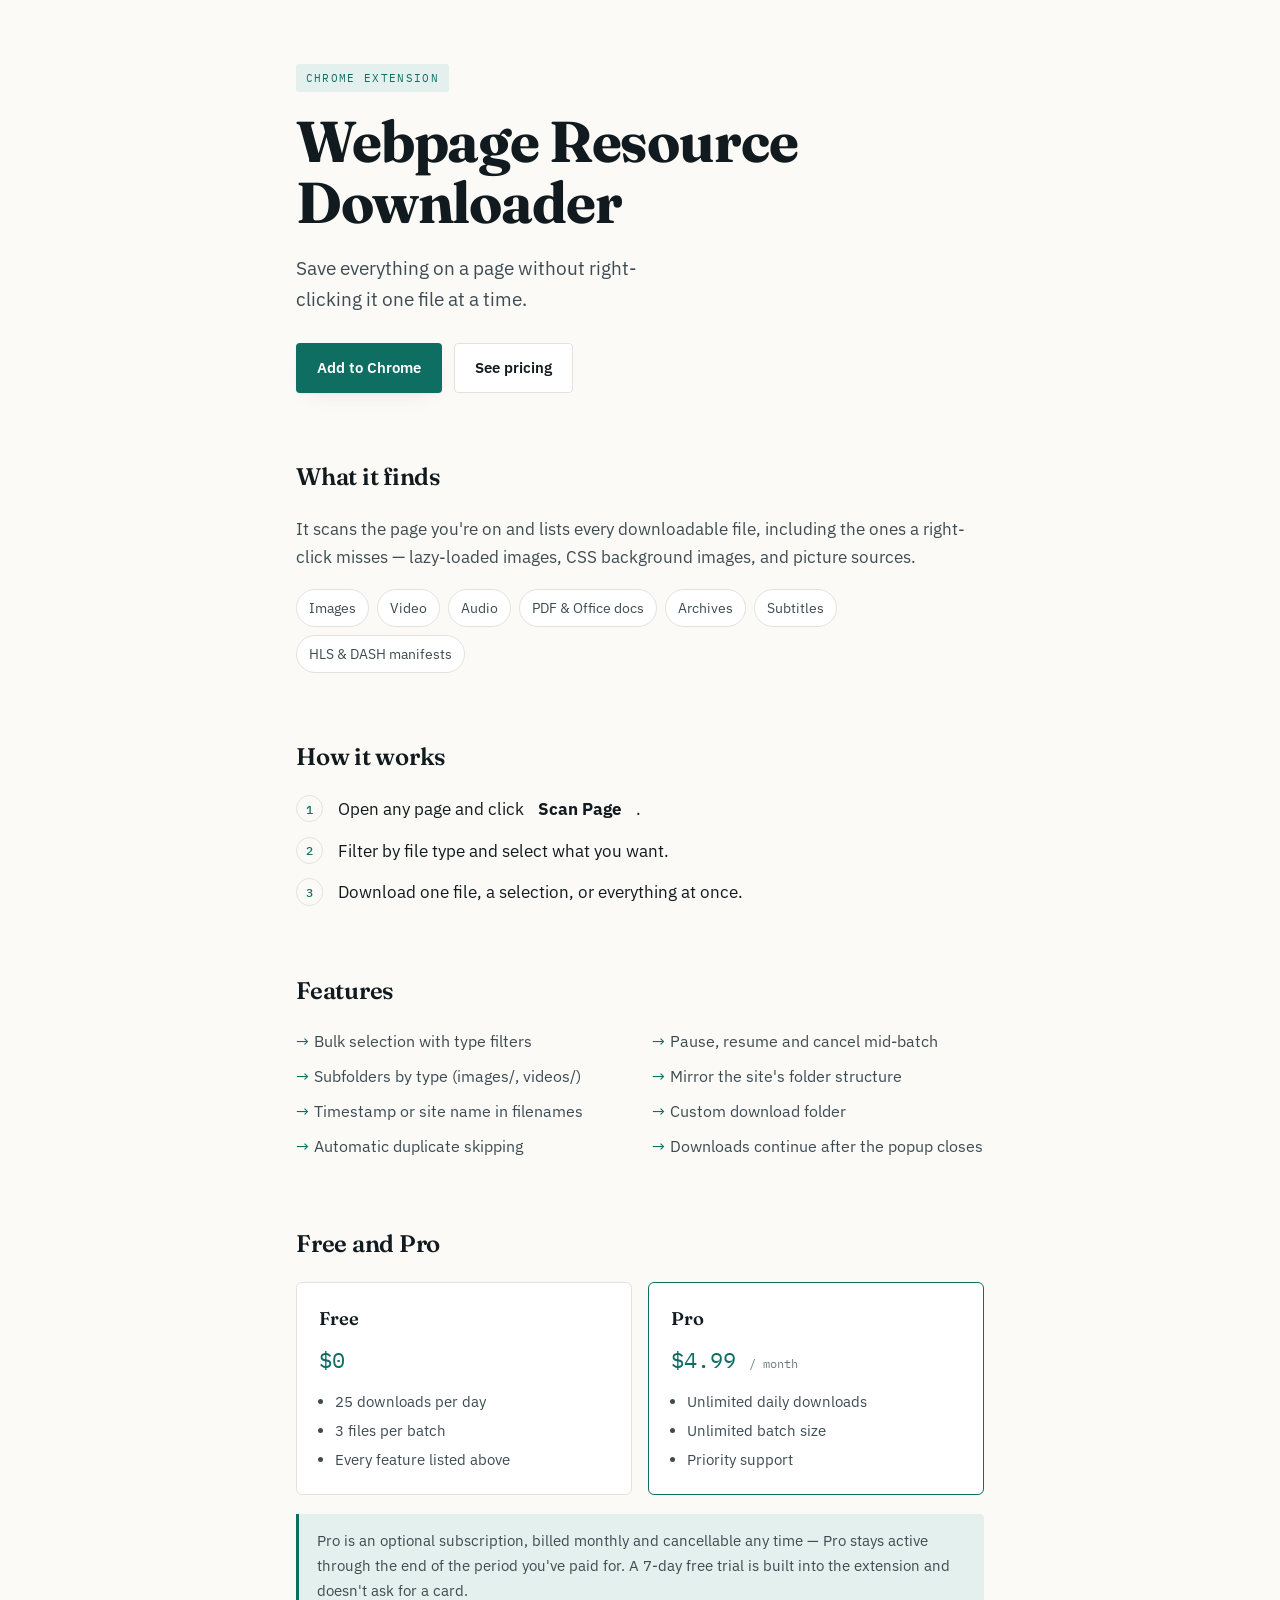
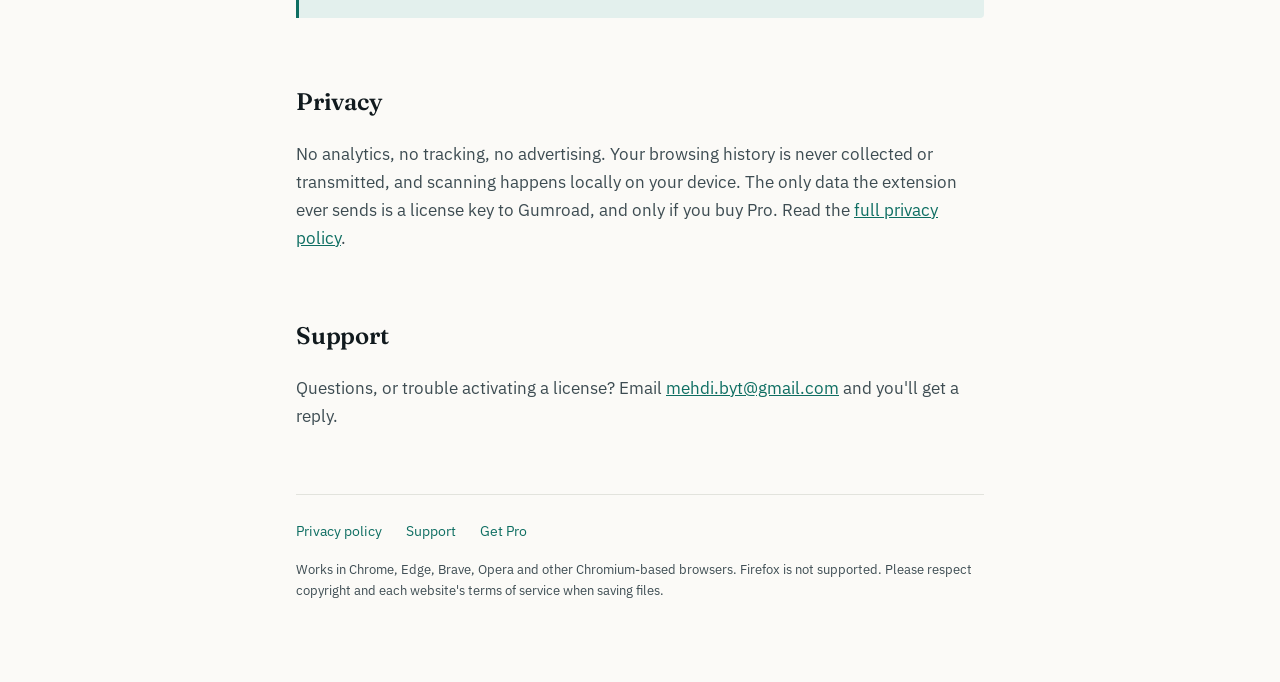
<file: docs/index.html>
<!doctype html>
<html lang="en">
<head>
<meta charset="utf-8">
<meta name="viewport" content="width=device-width, initial-scale=1">
<title>Webpage Resource Downloader</title>
<meta name="description" content="Scan any webpage and bulk-download its images, video, audio, documents and subtitles. A Chrome extension.">
<link rel="preconnect" href="https://fonts.googleapis.com">
<link rel="preconnect" href="https://fonts.gstatic.com" crossorigin>
<link rel="stylesheet" href="https://fonts.googleapis.com/css2?family=Fraunces:opsz,wght@9..144,400;9..144,600;9..144,700&family=IBM+Plex+Sans:wght@400;500;600&family=IBM+Plex+Mono:wght@400;500&display=swap">
<style>
  *, *::before, *::after { box-sizing: border-box; }
  html { -webkit-text-size-adjust: 100%; }

  :root {
    --ink:      #111A1E;
    --ink-soft: #3D4C52;
    --muted:    #6B7C83;
    --paper:    #FBFAF7;
    --card:     #FFFFFF;
    --rule:     #E2E3DD;
    --accent:   #0E6E62;
    --accent-soft: #E3F0ED;
    --shadow:   0 1px 2px rgba(17,26,30,.05), 0 8px 24px -12px rgba(17,26,30,.12);

    --display: 'Fraunces', Georgia, 'Times New Roman', serif;
    --body: 'IBM Plex Sans', system-ui, -apple-system, 'Segoe UI', sans-serif;
    --mono: 'IBM Plex Mono', ui-monospace, Menlo, monospace;
  }

  @media (prefers-color-scheme: dark) {
    :root {
      --ink:      #ECEFEC;
      --ink-soft: #BFC8C6;
      --muted:    #8A9A9B;
      --paper:    #0E1416;
      --card:     #161E21;
      --rule:     #263134;
      --accent:   #57BFAC;
      --accent-soft: #122C29;
      --shadow:   0 1px 2px rgba(0,0,0,.4), 0 8px 24px -12px rgba(0,0,0,.6);
    }
  }

  body {
    margin: 0;
    background: var(--paper);
    color: var(--ink);
    font-family: var(--body);
    font-size: 17px;
    line-height: 1.65;
    -webkit-font-smoothing: antialiased;
  }

  .wrap {
    max-width: 46rem;
    margin: 0 auto;
    padding: 4rem 1.5rem 5rem;
    display: flex;
    flex-direction: column;
    gap: 4rem;
  }

  /* hero */
  .hero { display: flex; flex-direction: column; gap: 1.25rem; }
  .badge {
    align-self: flex-start;
    font-family: var(--mono);
    font-size: .7rem;
    letter-spacing: .12em;
    text-transform: uppercase;
    color: var(--accent);
    background: var(--accent-soft);
    padding: .3rem .6rem;
    border-radius: 3px;
  }
  h1 {
    font-family: var(--display);
    font-weight: 700;
    font-size: clamp(2.3rem, 7vw, 3.6rem);
    line-height: 1.05;
    letter-spacing: -.02em;
    margin: 0;
    text-wrap: balance;
  }
  .pitch {
    font-size: 1.18rem;
    color: var(--ink-soft);
    margin: 0;
    max-width: 34ch;
  }

  .cta-row { display: flex; flex-wrap: wrap; gap: .75rem; margin-top: .5rem; }
  .btn {
    display: inline-block;
    font-weight: 600;
    font-size: .95rem;
    text-decoration: none;
    padding: .7rem 1.25rem;
    border-radius: 4px;
    border: 1px solid transparent;
    transition: transform .12s ease, box-shadow .12s ease;
  }
  .btn-primary { background: var(--accent); color: #fff; box-shadow: var(--shadow); }
  .btn-secondary { border-color: var(--rule); color: var(--ink); background: var(--card); }
  .btn:hover { transform: translateY(-1px); }
  .btn:focus-visible { outline: 2px solid var(--accent); outline-offset: 3px; }
  @media (prefers-reduced-motion: reduce) { .btn { transition: none; } .btn:hover { transform: none; } }

  /* sections */
  section { display: flex; flex-direction: column; gap: 1.15rem; }
  h2 {
    font-family: var(--display);
    font-weight: 600;
    font-size: 1.5rem;
    letter-spacing: -.01em;
    margin: 0;
  }
  p { margin: 0; color: var(--ink-soft); }

  /* chips */
  .chips { display: flex; flex-wrap: wrap; gap: .5rem; }
  .chip {
    font-size: .88rem;
    background: var(--card);
    border: 1px solid var(--rule);
    padding: .4rem .75rem;
    border-radius: 100px;
    color: var(--ink-soft);
  }

  /* steps */
  ol.steps { margin: 0; padding: 0; list-style: none; display: flex; flex-direction: column; gap: .85rem; counter-reset: s; }
  ol.steps li {
    counter-increment: s;
    display: flex;
    gap: .9rem;
    align-items: baseline;
  }
  ol.steps li::before {
    content: counter(s);
    font-family: var(--mono);
    font-size: .78rem;
    font-weight: 500;
    color: var(--accent);
    border: 1px solid var(--rule);
    border-radius: 100px;
    min-width: 1.7rem;
    height: 1.7rem;
    display: inline-flex;
    align-items: center;
    justify-content: center;
    flex: none;
    align-self: flex-start;
  }

  /* feature list */
  ul.feats { margin: 0; padding: 0; list-style: none; display: grid; grid-template-columns: repeat(auto-fit, minmax(15rem,1fr)); gap: .6rem 1.5rem; }
  ul.feats li { color: var(--ink-soft); padding-left: 1.1rem; position: relative; font-size: .97rem; }
  ul.feats li::before { content: "→"; position: absolute; left: 0; color: var(--accent); }

  /* pricing */
  .tiers { display: grid; grid-template-columns: repeat(auto-fit, minmax(14rem,1fr)); gap: 1rem; }
  .tier {
    background: var(--card);
    border: 1px solid var(--rule);
    border-radius: 6px;
    padding: 1.35rem;
    display: flex;
    flex-direction: column;
    gap: .5rem;
  }
  .tier.pro { border-color: var(--accent); }
  .tier h3 { font-family: var(--display); font-weight: 600; font-size: 1.15rem; margin: 0; }
  .tier .price { font-family: var(--mono); font-size: 1.35rem; color: var(--accent); }
  .tier .price small { font-size: .75rem; color: var(--muted); }
  .tier ul { margin: .25rem 0 0; padding-left: 1.05rem; display: flex; flex-direction: column; gap: .3rem; }
  .tier li { font-size: .92rem; color: var(--ink-soft); }

  .note {
    background: var(--accent-soft);
    border-left: 3px solid var(--accent);
    padding: .9rem 1.1rem;
    font-size: .95rem;
    color: var(--ink-soft);
    border-radius: 0 4px 4px 0;
  }

  a { color: var(--accent); }
  a:focus-visible { outline: 2px solid var(--accent); outline-offset: 2px; }

  footer {
    border-top: 1px solid var(--rule);
    padding-top: 1.5rem;
    display: flex;
    flex-wrap: wrap;
    gap: .5rem 1.5rem;
    font-size: .9rem;
    color: var(--muted);
  }
  footer a { text-decoration: none; }
  footer a:hover { text-decoration: underline; }
  .footer-legal { flex-basis: 100%; font-size: .82rem; margin-top: .5rem; }
</style>
</head>
<body>
<div class="wrap">

  <header class="hero">
    <span class="badge">Chrome Extension</span>
    <h1>Webpage Resource Downloader</h1>
    <p class="pitch">Save everything on a page without right-clicking it one file at a time.</p>
    <div class="cta-row">
      <!-- TODO: replace with your Chrome Web Store listing URL once it is live -->
      <a class="btn btn-primary" href="#">Add to Chrome</a>
      <a class="btn btn-secondary" href="#pricing">See pricing</a>
    </div>
  </header>

  <section>
    <h2>What it finds</h2>
    <p>It scans the page you're on and lists every downloadable file, including the ones a right-click misses — lazy-loaded images, CSS background images, and picture sources.</p>
    <div class="chips">
      <span class="chip">Images</span>
      <span class="chip">Video</span>
      <span class="chip">Audio</span>
      <span class="chip">PDF &amp; Office docs</span>
      <span class="chip">Archives</span>
      <span class="chip">Subtitles</span>
      <span class="chip">HLS &amp; DASH manifests</span>
    </div>
  </section>

  <section>
    <h2>How it works</h2>
    <ol class="steps">
      <li>Open any page and click <strong>Scan Page</strong>.</li>
      <li>Filter by file type and select what you want.</li>
      <li>Download one file, a selection, or everything at once.</li>
    </ol>
  </section>

  <section>
    <h2>Features</h2>
    <ul class="feats">
      <li>Bulk selection with type filters</li>
      <li>Pause, resume and cancel mid-batch</li>
      <li>Subfolders by type (images/, videos/)</li>
      <li>Mirror the site's folder structure</li>
      <li>Timestamp or site name in filenames</li>
      <li>Custom download folder</li>
      <li>Automatic duplicate skipping</li>
      <li>Downloads continue after the popup closes</li>
    </ul>
  </section>

  <section id="pricing">
    <h2>Free and Pro</h2>
    <div class="tiers">
      <div class="tier">
        <h3>Free</h3>
        <span class="price">$0</span>
        <ul>
          <li>25 downloads per day</li>
          <li>3 files per batch</li>
          <li>Every feature listed above</li>
        </ul>
      </div>
      <div class="tier pro">
        <h3>Pro</h3>
        <span class="price">$4.99 <small>/ month</small></span>
        <ul>
          <li>Unlimited daily downloads</li>
          <li>Unlimited batch size</li>
          <li>Priority support</li>
        </ul>
      </div>
    </div>
    <p class="note">Pro is an optional subscription, billed monthly and cancellable any time — Pro stays active through the end of the period you've paid for. A 7-day free trial is built into the extension and doesn't ask for a card.</p>
  </section>

  <section>
    <h2>Privacy</h2>
    <p>No analytics, no tracking, no advertising. Your browsing history is never collected or transmitted, and scanning happens locally on your device. The only data the extension ever sends is a license key to Gumroad, and only if you buy Pro. Read the <a href="privacy.html">full privacy policy</a>.</p>
  </section>

  <section>
    <h2>Support</h2>
    <p>Questions, or trouble activating a license? Email <a href="mailto:mehdi.byt@gmail.com">mehdi.byt@gmail.com</a> and you'll get a reply.</p>
  </section>

  <footer>
    <a href="privacy.html">Privacy policy</a>
    <a href="mailto:mehdi.byt@gmail.com">Support</a>
    <a href="https://bytewave64.gumroad.com/l/zlqqt">Get Pro</a>
    <p class="footer-legal">Works in Chrome, Edge, Brave, Opera and other Chromium-based browsers. Firefox is not supported. Please respect copyright and each website's terms of service when saving files.</p>
  </footer>

</div>
</body>
</html>
</file>
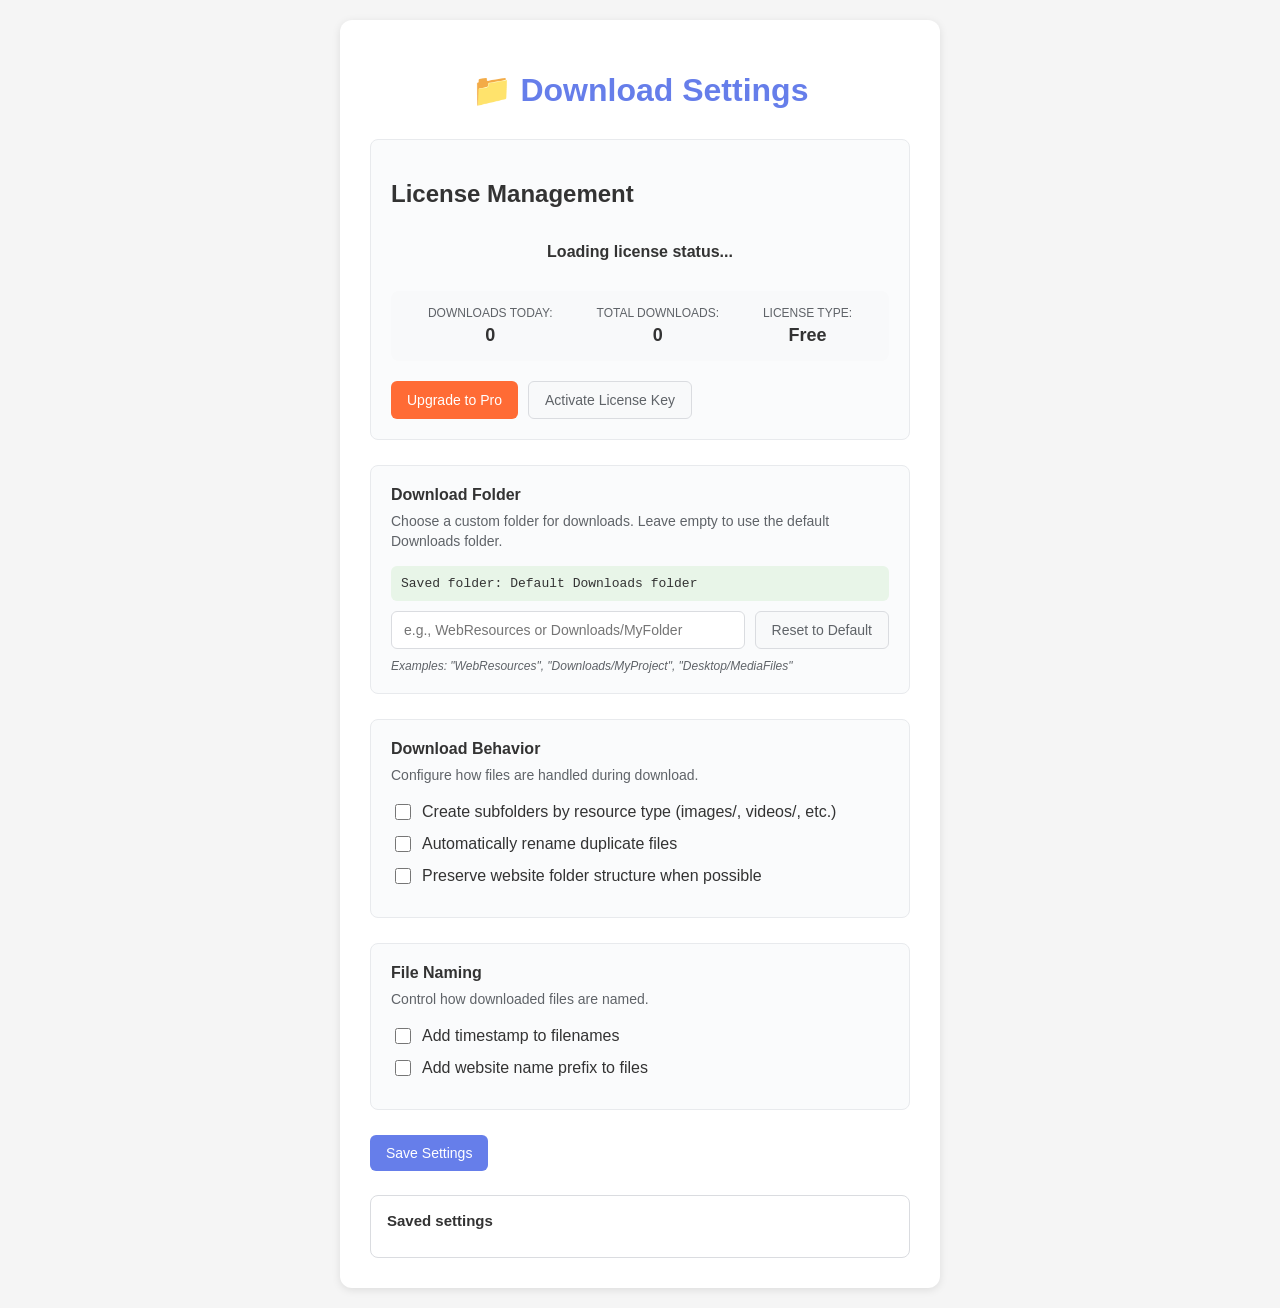
<file: options.html>
<!DOCTYPE html>
<html lang="en">

<head>
    <meta charset="UTF-8">
    <meta name="viewport" content="width=device-width, initial-scale=1.0">
    <title>Webpage Resource Downloader - Settings</title>
    <style>
        body {
            font-family: -apple-system, BlinkMacSystemFont, 'Segoe UI', Roboto, Arial, sans-serif;
            max-width: 600px;
            margin: 0 auto;
            padding: 20px;
            background-color: #f5f5f5;
            color: #333;
        }

        .container {
            background: white;
            padding: 30px;
            border-radius: 12px;
            box-shadow: 0 2px 8px rgba(0, 0, 0, 0.1);
        }

        h1 {
            color: #667eea;
            margin-bottom: 30px;
            text-align: center;
        }

        .setting-group {
            margin-bottom: 25px;
            padding: 20px;
            border: 1px solid #e8eaed;
            border-radius: 8px;
            background-color: #fafbfc;
        }

        .setting-label {
            display: block;
            font-weight: 600;
            margin-bottom: 8px;
            color: #333;
        }

        .setting-description {
            font-size: 14px;
            color: #5f6368;
            margin-bottom: 15px;
            line-height: 1.4;
        }

        .folder-input-container {
            display: flex;
            gap: 10px;
            align-items: center;
            margin-bottom: 10px;
        }

        input[type="text"] {
            flex: 1;
            padding: 10px 12px;
            border: 1px solid #dadce0;
            border-radius: 6px;
            font-size: 14px;
            background-color: white;
        }

        input[type="text"]:focus {
            outline: none;
            border-color: #667eea;
            box-shadow: 0 0 0 2px rgba(102, 126, 234, 0.2);
        }

        .btn {
            padding: 10px 16px;
            border: none;
            border-radius: 6px;
            font-size: 14px;
            font-weight: 500;
            cursor: pointer;
            transition: all 0.2s ease;
        }

        .btn-primary {
            background-color: #667eea;
            color: white;
        }

        .btn-primary:hover {
            background-color: #5a6fd8;
        }

        .btn-secondary {
            background-color: #f8f9fa;
            color: #5f6368;
            border: 1px solid #dadce0;
        }

        .btn-secondary:hover {
            background-color: #e8eaed;
        }

        .checkbox-group {
            display: flex;
            align-items: center;
            gap: 8px;
            margin-bottom: 10px;
        }

        input[type="checkbox"] {
            width: 16px;
            height: 16px;
            accent-color: #667eea;
        }

        .current-folder {
            background-color: #e8f5e8;
            padding: 10px;
            border-radius: 6px;
            font-family: monospace;
            font-size: 13px;
            margin-bottom: 10px;
            word-break: break-all;
        }

        .save-status {
            text-align: center;
            padding: 10px 14px;
            border-radius: 6px;
            margin-top: 20px;
            font-size: 14px;
            font-weight: 500;
            display: none;
        }

        .save-status.visible {
            display: block;
        }

        .save-status.success {
            background-color: #e8f5e8;
            color: #2d7d2d;
            border: 1px solid #a5d6a7;
        }

        .save-status.error {
            background-color: #ffebee;
            color: #c62828;
            border: 1px solid #ef9a9a;
        }

        .settings-summary {
            margin-top: 24px;
            padding: 16px;
            border: 1px solid #dadce0;
            border-radius: 8px;
            background: #fff;
        }

        .settings-summary h3 {
            margin: 0 0 12px;
            font-size: 15px;
            color: #333;
        }

        .settings-summary-list {
            margin: 0;
            padding: 0;
            list-style: none;
        }

        .settings-summary-list li {
            display: flex;
            justify-content: space-between;
            gap: 12px;
            padding: 8px 0;
            border-bottom: 1px solid #eee;
            font-size: 13px;
        }

        .settings-summary-list li:last-child {
            border-bottom: none;
        }

        .settings-summary-list .label {
            color: #5f6368;
        }

        .settings-summary-list .value {
            color: #202124;
            font-weight: 500;
            text-align: right;
            word-break: break-word;
        }

        .settings-summary-list .value.on {
            color: #2e7d32;
        }

        .settings-summary-list .value.off {
            color: #9aa0a6;
        }

        .settings-summary-updated {
            margin-top: 10px;
            font-size: 12px;
            color: #5f6368;
            text-align: right;
        }

        .btn-primary.saved {
            background-color: #2e7d32;
        }

        .example-folder {
            font-size: 12px;
            color: #5f6368;
            font-style: italic;
            margin-top: 5px;
        }

        .reset-btn {
            background-color: #ea6667;
            color: white;
            margin-left: 10px;
        }

        .reset-btn:hover {
            background-color: #d85a5b;
        }

        /* License Management Styles */
        .license-info {
            margin-bottom: 20px;
        }

        .license-status {
            font-size: 16px;
            font-weight: 600;
            padding: 15px;
            border-radius: 8px;
            text-align: center;
            margin-bottom: 15px;
        }

        .license-status.free {
            background-color: #FFF3E0;
            color: #E65100;
            border: 2px solid #FFB74D;
        }

        .license-status.pro {
            background-color: #E8F5E8;
            color: #2E7D32;
            border: 2px solid #4CAF50;
        }

        .license-status.trial {
            background-color: #E3F2FD;
            color: #1565C0;
            border: 2px solid #42A5F5;
        }

        .usage-stats {
            display: flex;
            justify-content: space-around;
            background: #f8f9fa;
            padding: 15px;
            border-radius: 8px;
            margin-bottom: 20px;
        }

        .stat-item {
            text-align: center;
        }

        .stat-label {
            display: block;
            font-size: 12px;
            color: #5f6368;
            margin-bottom: 5px;
            text-transform: uppercase;
            font-weight: 500;
        }

        .stat-item span:last-child {
            font-size: 18px;
            font-weight: 600;
            color: #333;
        }

        .license-actions {
            display: flex;
            gap: 10px;
            flex-wrap: wrap;
        }

        .trial-btn {
            background-color: #4CAF50;
            color: white;
        }

        .trial-btn:hover {
            background-color: #45A049;
        }

        .upgrade-btn {
            background-color: #FF6B35;
            color: white;
        }

        .upgrade-btn:hover {
            background-color: #E55A2B;
        }

        .secondary-btn {
            background-color: #f8f9fa;
            color: #5f6368;
            border: 1px solid #dadce0;
        }

        .secondary-btn:hover {
            background-color: #e8eaed;
        }

        /* Modal Styles */
        .upgrade-modal-overlay {
            position: fixed;
            top: 0;
            left: 0;
            width: 100%;
            height: 100%;
            background: rgba(0, 0, 0, 0.5);
            display: flex;
            justify-content: center;
            align-items: center;
            z-index: 10000;
        }

        .upgrade-modal {
            background: white;
            border-radius: 12px;
            width: 500px;
            max-width: 90vw;
            max-height: 90vh;
            overflow-y: auto;
            box-shadow: 0 4px 20px rgba(0, 0, 0, 0.3);
        }

        .modal-header {
            display: flex;
            justify-content: space-between;
            align-items: center;
            padding: 20px;
            border-bottom: 1px solid #eee;
        }

        .modal-header h3 {
            margin: 0;
            color: #333;
        }

        .modal-close {
            background: none;
            border: none;
            font-size: 24px;
            cursor: pointer;
            color: #999;
            padding: 0;
            width: 30px;
            height: 30px;
            display: flex;
            align-items: center;
            justify-content: center;
        }

        .modal-close:hover {
            color: #333;
        }

        .modal-content {
            padding: 20px;
        }

        .license-comparison {
            display: flex;
            gap: 20px;
            margin-bottom: 20px;
        }

        .license-tier {
            flex: 1;
            padding: 20px;
            border: 2px solid #e0e0e0;
            border-radius: 8px;
            text-align: center;
        }

        .license-tier.pro {
            border-color: #FF6B35;
            position: relative;
        }

        .license-tier h4 {
            margin: 0 0 15px 0;
            font-size: 18px;
            color: #333;
        }

        .license-tier ul {
            list-style: none;
            padding: 0;
            margin: 0 0 15px 0;
        }

        .license-tier li {
            padding: 5px 0;
            font-size: 14px;
            color: #666;
        }

        .license-tier li:before {
            content: "✓ ";
            color: #4CAF50;
            font-weight: bold;
        }

        .price {
            font-size: 20px;
            font-weight: bold;
            color: #FF6B35;
            margin-top: 15px;
        }

        .modal-actions {
            display: flex;
            gap: 10px;
            justify-content: center;
        }

        /* Responsive design for modal */
        @media (max-width: 600px) {
            .license-comparison {
                flex-direction: column;
            }
            
            .upgrade-modal {
                width: 95vw;
                margin: 20px;
            }
            
            .modal-actions {
                flex-direction: column;
            }
        }
    </style>
</head>

<body>
    <div class="container">
        <h1>📁 Download Settings</h1>

        <div class="setting-group">
            <h2>License Management</h2>
            <div class="license-info">
                <div id="license-status" class="license-status">
                    Loading license status...
                </div>
                <div class="usage-stats">
                    <div class="stat-item">
                        <span class="stat-label">Downloads Today:</span>
                        <span id="daily-downloads">0</span>
                    </div>
                    <div class="stat-item">
                        <span class="stat-label">Total Downloads:</span>
                        <span id="total-downloads">0</span>
                    </div>
                    <div class="stat-item">
                        <span class="stat-label">License Type:</span>
                        <span id="license-type">Free</span>
                    </div>
                </div>
            </div>
            
            <div class="license-actions">
                <button id="start-trial-btn" class="btn trial-btn" style="display: none;">
                    Start 7-Day Free Trial
                </button>
                <button id="upgrade-btn" class="btn upgrade-btn">
                    Upgrade to Pro
                </button>
                <button id="activate-license-btn" class="btn secondary-btn">
                    Activate License Key
                </button>
            </div>
        </div>

        <div class="setting-group">
            <label class="setting-label">Download Folder</label>
            <div class="setting-description">
                Choose a custom folder for downloads. Leave empty to use the default Downloads folder.
            </div>

            <div id="currentFolderDisplay" class="current-folder">
                Saved folder: <span id="currentFolderPath">Default Downloads folder</span>
            </div>

            <div class="folder-input-container">
                <input type="text" id="downloadFolder" placeholder="e.g., WebResources or Downloads/MyFolder">
                <button type="button" class="btn btn-secondary" id="resetFolderBtn">Reset to Default</button>
            </div>

            <div class="example-folder">
                Examples: "WebResources", "Downloads/MyProject", "Desktop/MediaFiles"
            </div>
        </div>

        <div class="setting-group">
            <label class="setting-label">Download Behavior</label>
            <div class="setting-description">
                Configure how files are handled during download.
            </div>

            <div class="checkbox-group">
                <input type="checkbox" id="createSubfolders">
                <label for="createSubfolders">Create subfolders by resource type (images/, videos/, etc.)</label>
            </div>

            <div class="checkbox-group">
                <input type="checkbox" id="avoidDuplicates">
                <label for="avoidDuplicates">Automatically rename duplicate files</label>
            </div>

            <div class="checkbox-group">
                <input type="checkbox" id="preserveStructure">
                <label for="preserveStructure">Preserve website folder structure when possible</label>
            </div>
        </div>

        <div class="setting-group">
            <label class="setting-label">File Naming</label>
            <div class="setting-description">
                Control how downloaded files are named.
            </div>

            <div class="checkbox-group">
                <input type="checkbox" id="addTimestamp">
                <label for="addTimestamp">Add timestamp to filenames</label>
            </div>

            <div class="checkbox-group">
                <input type="checkbox" id="addWebsiteName">
                <label for="addWebsiteName">Add website name prefix to files</label>
            </div>
        </div>

        <button type="button" class="btn btn-primary" id="saveSettingsBtn">Save Settings</button>

        <div id="saveStatus" class="save-status" role="status" aria-live="polite"></div>

        <div id="settingsSummary" class="settings-summary">
            <h3>Saved settings</h3>
            <ul id="settingsSummaryList" class="settings-summary-list"></ul>
            <div id="settingsSummaryUpdated" class="settings-summary-updated"></div>
        </div>
    </div>

    <script src="browser-compatibility.js"></script>
    <script src="license.js"></script>
    <script src="options.js"></script>
</body>

</html>
</file>
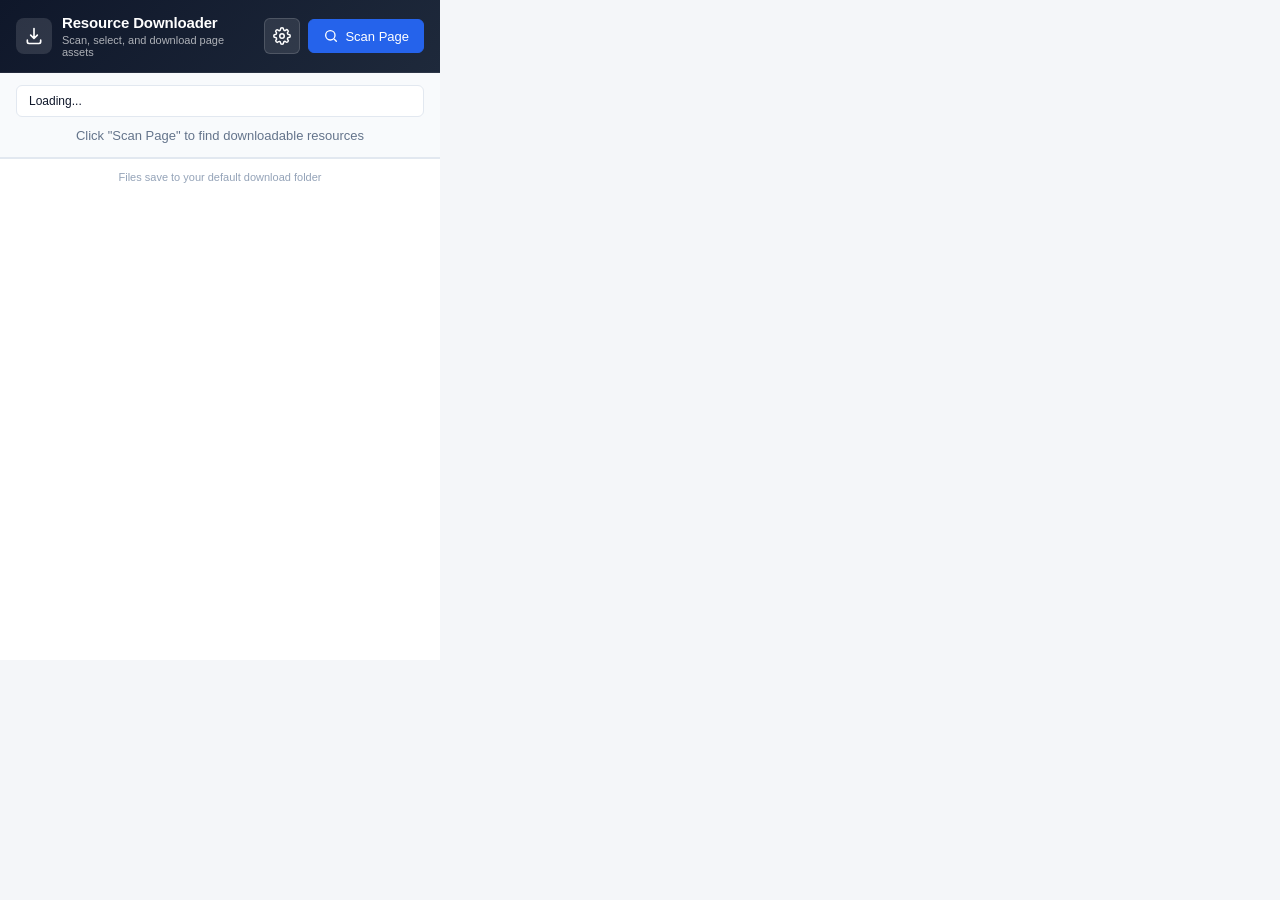
<file: popup.html>
<!DOCTYPE html>
<html lang="en">

<head>
    <meta charset="UTF-8">
    <meta name="viewport" content="width=device-width, initial-scale=1.0">
    <title>Webpage Resource Downloader</title>
    <link rel="stylesheet" href="popup.css">
</head>

<body>
    <div class="container">
        <header class="header">
            <div class="header-brand">
                <div class="header-logo" aria-hidden="true">
                    <svg width="20" height="20" viewBox="0 0 24 24" fill="none">
                        <path d="M12 3v12m0 0l4-4m-4 4l-4-4M4 17v2a2 2 0 002 2h12a2 2 0 002-2v-2" stroke="currentColor" stroke-width="2" stroke-linecap="round" stroke-linejoin="round"/>
                    </svg>
                </div>
                <div>
                    <h1 class="title">Resource Downloader</h1>
                    <p class="subtitle">Scan, select, and download page assets</p>
                </div>
            </div>
            <div class="header-actions">
                <button id="settingsBtn" class="btn btn-icon-only" title="Settings" aria-label="Settings">
                    <svg width="18" height="18" viewBox="0 0 24 24" fill="none">
                        <path d="M12 15a3 3 0 100-6 3 3 0 000 6z" stroke="currentColor" stroke-width="2"/>
                        <path d="M19.4 15a1.65 1.65 0 00.33 1.82l.06.06a2 2 0 01-2.83 2.83l-.06-.06a1.65 1.65 0 00-1.82-.33 1.65 1.65 0 00-1 1.51V21a2 2 0 01-4 0v-.09A1.65 1.65 0 009 19.4a1.65 1.65 0 00-1.82.33l-.06.06a2 2 0 01-2.83-2.83l.06-.06A1.65 1.65 0 004.68 15a1.65 1.65 0 00-1.51-1H3a2 2 0 010-4h.09A1.65 1.65 0 004.6 9a1.65 1.65 0 00-.33-1.82l-.06-.06a2 2 0 012.83-2.83l.06.06A1.65 1.65 0 009 4.68a1.65 1.65 0 001-1.51V3a2 2 0 014 0v.09a1.65 1.65 0 001 1.51 1.65 1.65 0 001.82-.33l.06-.06a2 2 0 012.83 2.83l-.06.06A1.65 1.65 0 0019.4 9a1.65 1.65 0 001.51 1H21a2 2 0 010 4h-.09a1.65 1.65 0 00-1.51 1z" stroke="currentColor" stroke-width="2"/>
                    </svg>
                </button>
                <button id="scanBtn" class="btn btn-primary">
                    <svg width="16" height="16" viewBox="0 0 24 24" fill="none">
                        <circle cx="11" cy="11" r="7" stroke="currentColor" stroke-width="2"/>
                        <path d="M20 20l-3-3" stroke="currentColor" stroke-width="2" stroke-linecap="round"/>
                    </svg>
                    Scan Page
                </button>
            </div>
        </header>

        <div id="statusSection" class="status-section">
            <div id="licenseStatus" class="license-status">
                <span id="licenseStatusText">Loading...</span>
                <button id="upgradeBtn" class="upgrade-btn" style="display: none;">Upgrade to Pro</button>
            </div>
            <div id="statusMessage" class="status-message">
                Click "Scan Page" to find downloadable resources
            </div>
            <div id="progressBar" class="progress-bar" style="display: none;">
                <div class="progress-fill"></div>
            </div>
        </div>

        <div id="controlsSection" class="controls-section" style="display: none;">
            <div class="controls-row">
                <div class="resource-count">
                    <span id="resourceCount" class="count-number">0</span>
                    <span class="count-label">resources found</span>
                </div>
                <div class="selection-controls">
                    <button id="selectAllBtn" class="btn btn-ghost btn-small">Select All</button>
                    <button id="selectNoneBtn" class="btn btn-ghost btn-small">Clear</button>
                </div>
            </div>

            <div id="selectionSection" class="selection-section">
                <div class="selection-header">
                    <span class="selection-title">Categories</span>
                    <span id="selectionHint" class="selection-hint">0 selected</span>
                </div>
                <div id="resourceList" class="resource-list"></div>
            </div>
        </div>

        <div id="downloadSection" class="download-section" style="display: none;">
            <div class="download-controls">
                <button id="downloadSelectedBtn" class="btn btn-success btn-large" disabled>
                    <svg width="18" height="18" viewBox="0 0 24 24" fill="none">
                        <path d="M12 3v12m0 0l4-4m-4 4l-4-4M4 17v2a2 2 0 002 2h12a2 2 0 002-2v-2" stroke="currentColor" stroke-width="2" stroke-linecap="round" stroke-linejoin="round"/>
                    </svg>
                    Download Selected (<span id="selectedCount">0</span>)
                </button>

                <div id="limitWarning" class="limit-warning" style="display: none;">
                    <div class="warning-icon">!</div>
                    <div class="warning-text">
                        <span id="limitMessage"></span>
                        <button id="upgradeLimitBtn" class="btn-link">Upgrade to Pro</button>
                    </div>
                </div>
            </div>

            <div id="downloadProgress" class="download-progress-card" style="display: none;">
                <div class="download-progress-header">
                    <div class="download-progress-heading">
                        <span id="downloadStatusBadge" class="status-badge status-downloading">Downloading</span>
                        <div id="downloadProgressTitle" class="progress-title">Preparing downloads...</div>
                    </div>
                    <div id="downloadPercent" class="download-percent">0%</div>
                </div>

                <div class="download-progress-bar">
                    <div id="downloadProgressFill" class="download-progress-fill"></div>
                </div>

                <div id="downloadCurrentFile" class="download-current-file">—</div>

                <div class="download-stats">
                    <div class="stat-item stat-success">
                        <span class="stat-value" id="statCompleted">0</span>
                        <span class="stat-label">Done</span>
                    </div>
                    <div class="stat-item stat-failed">
                        <span class="stat-value" id="statFailed">0</span>
                        <span class="stat-label">Failed</span>
                    </div>
                    <div class="stat-item stat-remaining">
                        <span class="stat-value" id="statRemaining">0</span>
                        <span class="stat-label">Remaining</span>
                    </div>
                </div>

                <div id="downloadStatus" class="progress-message">Preparing downloads...</div>

                <div class="download-actions">
                    <button id="pauseDownloadBtn" class="btn btn-control" title="Pause download">
                        <svg width="14" height="14" viewBox="0 0 24 24" fill="currentColor">
                            <rect x="6" y="4" width="4" height="16" rx="1"/>
                            <rect x="14" y="4" width="4" height="16" rx="1"/>
                        </svg>
                        Pause
                    </button>
                    <button id="resumeDownloadBtn" class="btn btn-control btn-control-primary" title="Resume download" style="display: none;">
                        <svg width="14" height="14" viewBox="0 0 24 24" fill="currentColor">
                            <path d="M8 5v14l11-7z"/>
                        </svg>
                        Resume
                    </button>
                    <button id="cancelDownloadBtn" class="btn btn-control btn-control-danger" title="Cancel download">
                        <svg width="14" height="14" viewBox="0 0 24 24" fill="none">
                            <path d="M18 6L6 18M6 6l12 12" stroke="currentColor" stroke-width="2" stroke-linecap="round"/>
                        </svg>
                        Cancel
                    </button>
                </div>
            </div>
        </div>

        <footer class="footer">
            <small id="downloadLocationInfo">Files save to your default download folder</small>
        </footer>
    </div>

    <script src="browser-compatibility.js"></script>
    <script src="license.js"></script>
    <script src="popup.js"></script>
</body>

</html>
</file>
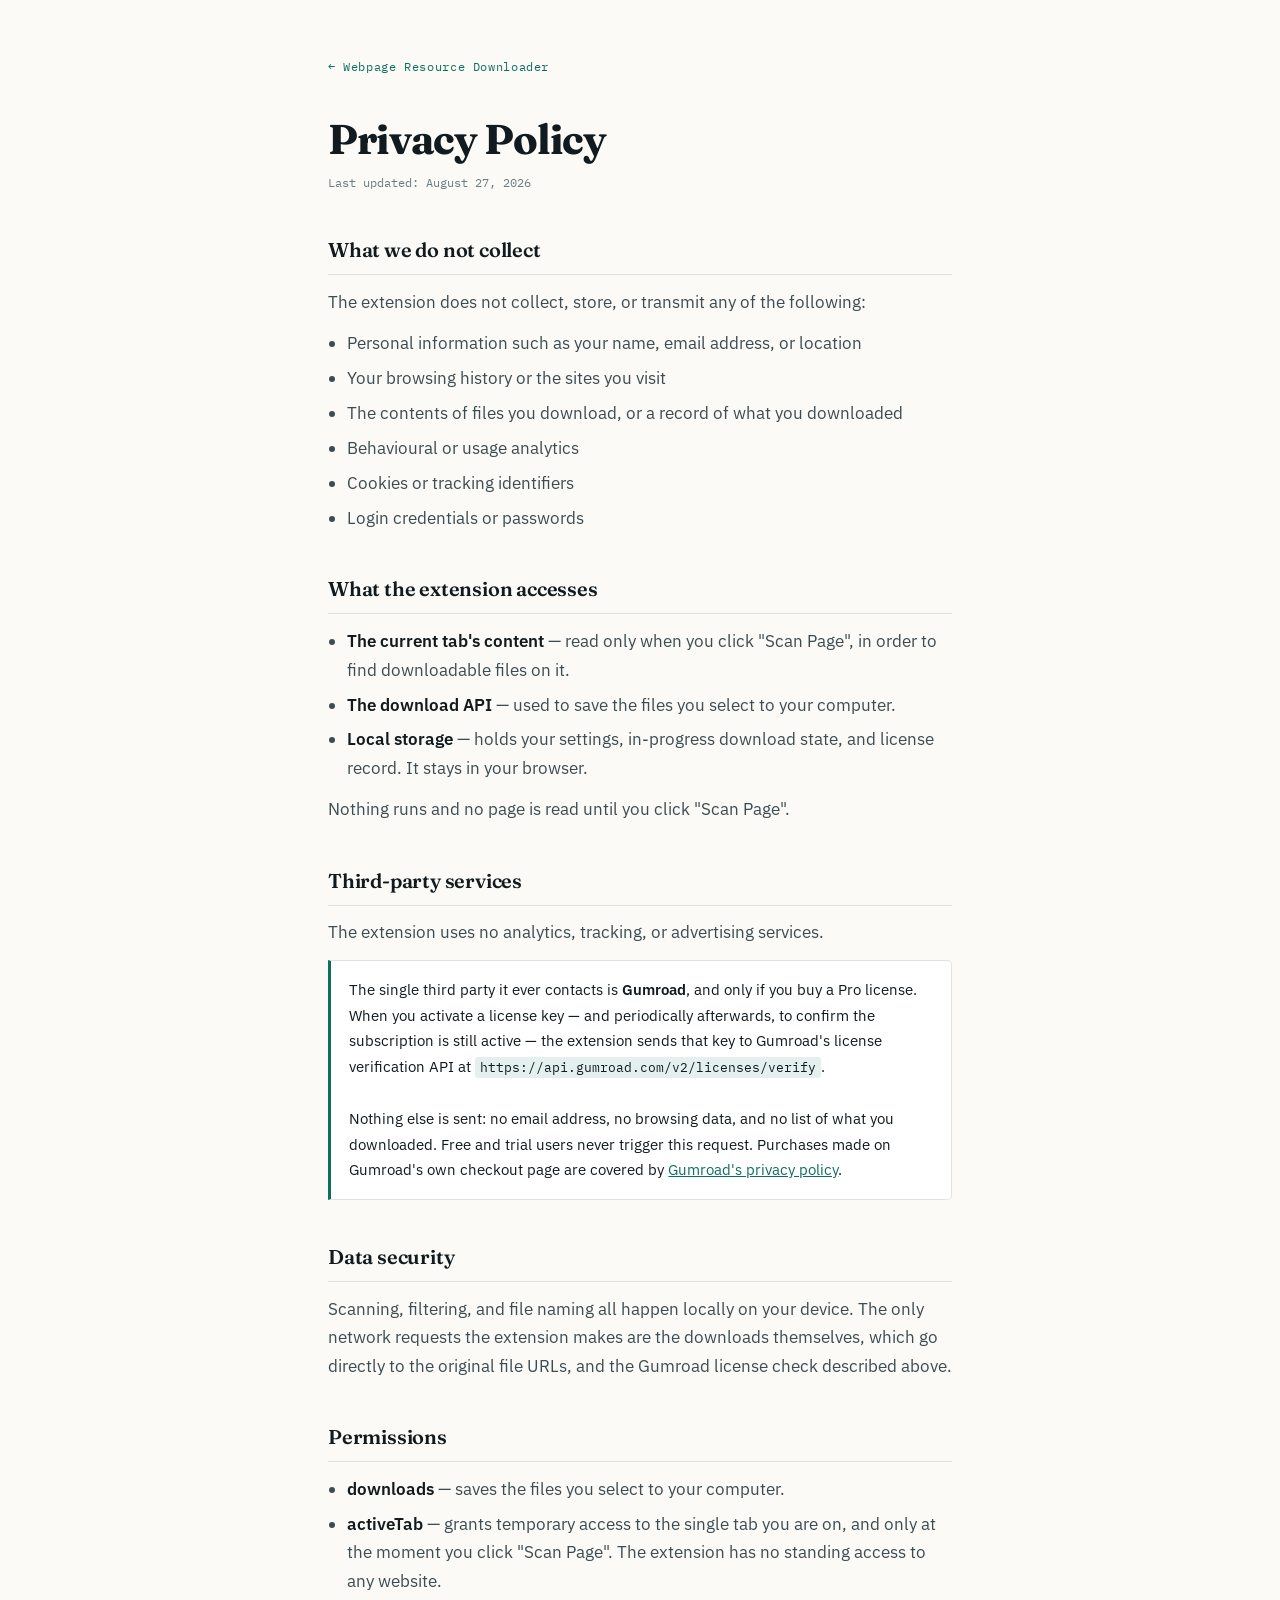
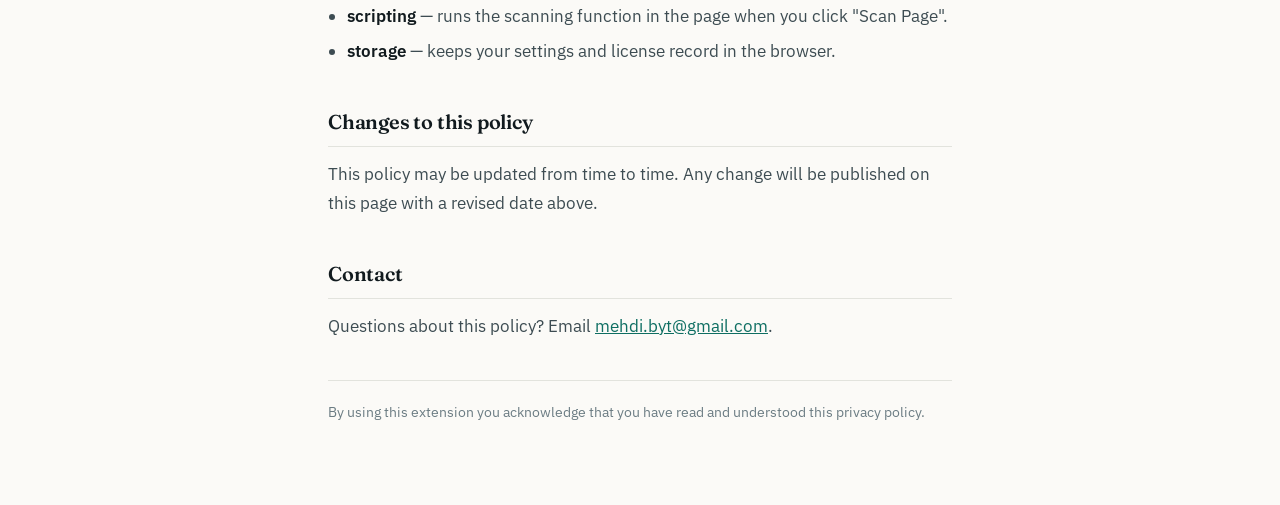
<file: docs/privacy.html>
<!doctype html>
<html lang="en">
<head>
<meta charset="utf-8">
<meta name="viewport" content="width=device-width, initial-scale=1">
<title>Privacy Policy — Webpage Resource Downloader</title>
<meta name="description" content="Privacy policy for the Webpage Resource Downloader Chrome extension.">
<link rel="preconnect" href="https://fonts.googleapis.com">
<link rel="preconnect" href="https://fonts.gstatic.com" crossorigin>
<link rel="stylesheet" href="https://fonts.googleapis.com/css2?family=Fraunces:opsz,wght@9..144,400;9..144,600;9..144,700&family=IBM+Plex+Sans:wght@400;500;600&family=IBM+Plex+Mono:wght@400;500&display=swap">
<style>
  *, *::before, *::after { box-sizing: border-box; }
  html { -webkit-text-size-adjust: 100%; }

  :root {
    --ink:      #111A1E;
    --ink-soft: #3D4C52;
    --muted:    #6B7C83;
    --paper:    #FBFAF7;
    --card:     #FFFFFF;
    --rule:     #E2E3DD;
    --accent:   #0E6E62;
    --accent-soft: #E3F0ED;

    --display: 'Fraunces', Georgia, 'Times New Roman', serif;
    --body: 'IBM Plex Sans', system-ui, -apple-system, 'Segoe UI', sans-serif;
    --mono: 'IBM Plex Mono', ui-monospace, Menlo, monospace;
  }

  @media (prefers-color-scheme: dark) {
    :root {
      --ink:      #ECEFEC;
      --ink-soft: #BFC8C6;
      --muted:    #8A9A9B;
      --paper:    #0E1416;
      --card:     #161E21;
      --rule:     #263134;
      --accent:   #57BFAC;
      --accent-soft: #122C29;
    }
  }

  body {
    margin: 0;
    background: var(--paper);
    color: var(--ink);
    font-family: var(--body);
    font-size: 17px;
    line-height: 1.68;
    -webkit-font-smoothing: antialiased;
  }

  .wrap {
    max-width: 42rem;
    margin: 0 auto;
    padding: 3.5rem 1.5rem 5rem;
    display: flex;
    flex-direction: column;
    gap: 2.5rem;
  }

  .back {
    font-family: var(--mono);
    font-size: .78rem;
    letter-spacing: .05em;
    text-decoration: none;
    color: var(--accent);
  }
  .back:hover { text-decoration: underline; }

  header { display: flex; flex-direction: column; gap: .6rem; }
  h1 {
    font-family: var(--display);
    font-weight: 700;
    font-size: clamp(1.9rem, 5.5vw, 2.6rem);
    line-height: 1.1;
    letter-spacing: -.02em;
    margin: 0;
    text-wrap: balance;
  }
  .updated {
    font-family: var(--mono);
    font-size: .78rem;
    color: var(--muted);
  }

  section { display: flex; flex-direction: column; gap: .8rem; }
  h2 {
    font-family: var(--display);
    font-weight: 600;
    font-size: 1.25rem;
    letter-spacing: -.01em;
    margin: 0;
    padding-bottom: .45rem;
    border-bottom: 1px solid var(--rule);
  }
  p { margin: 0; color: var(--ink-soft); }
  ul { margin: 0; padding-left: 1.2rem; display: flex; flex-direction: column; gap: .4rem; }
  li { color: var(--ink-soft); }
  strong { color: var(--ink); font-weight: 600; }
  code {
    font-family: var(--mono);
    font-size: .86em;
    background: var(--accent-soft);
    padding: .1em .35em;
    border-radius: 3px;
    word-break: break-all;
  }
  a { color: var(--accent); }
  a:focus-visible, .back:focus-visible { outline: 2px solid var(--accent); outline-offset: 2px; }

  .callout {
    background: var(--card);
    border: 1px solid var(--rule);
    border-left: 3px solid var(--accent);
    padding: 1rem 1.15rem;
    border-radius: 0 5px 5px 0;
    font-size: .96rem;
  }

  footer {
    border-top: 1px solid var(--rule);
    padding-top: 1.25rem;
    font-size: .88rem;
    color: var(--muted);
  }
</style>
</head>
<body>
<div class="wrap">

  <a class="back" href="index.html">← Webpage Resource Downloader</a>

  <header>
    <h1>Privacy Policy</h1>
    <span class="updated">Last updated: August 27, 2026</span>
  </header>

  <section>
    <h2>What we do not collect</h2>
    <p>The extension does not collect, store, or transmit any of the following:</p>
    <ul>
      <li>Personal information such as your name, email address, or location</li>
      <li>Your browsing history or the sites you visit</li>
      <li>The contents of files you download, or a record of what you downloaded</li>
      <li>Behavioural or usage analytics</li>
      <li>Cookies or tracking identifiers</li>
      <li>Login credentials or passwords</li>
    </ul>
  </section>

  <section>
    <h2>What the extension accesses</h2>
    <ul>
      <li><strong>The current tab's content</strong> — read only when you click "Scan Page", in order to find downloadable files on it.</li>
      <li><strong>The download API</strong> — used to save the files you select to your computer.</li>
      <li><strong>Local storage</strong> — holds your settings, in-progress download state, and license record. It stays in your browser.</li>
    </ul>
    <p>Nothing runs and no page is read until you click "Scan Page".</p>
  </section>

  <section>
    <h2>Third-party services</h2>
    <p>The extension uses no analytics, tracking, or advertising services.</p>
    <div class="callout">
      The single third party it ever contacts is <strong>Gumroad</strong>, and only if you buy a Pro license. When you activate a license key — and periodically afterwards, to confirm the subscription is still active — the extension sends that key to Gumroad's license verification API at <code>https://api.gumroad.com/v2/licenses/verify</code>.
      <br><br>
      Nothing else is sent: no email address, no browsing data, and no list of what you downloaded. Free and trial users never trigger this request. Purchases made on Gumroad's own checkout page are covered by <a href="https://gumroad.com/privacy" rel="noopener">Gumroad's privacy policy</a>.
    </div>
  </section>

  <section>
    <h2>Data security</h2>
    <p>Scanning, filtering, and file naming all happen locally on your device. The only network requests the extension makes are the downloads themselves, which go directly to the original file URLs, and the Gumroad license check described above.</p>
  </section>

  <section>
    <h2>Permissions</h2>
    <ul>
      <li><strong>downloads</strong> — saves the files you select to your computer.</li>
      <li><strong>activeTab</strong> — grants temporary access to the single tab you are on, and only at the moment you click "Scan Page". The extension has no standing access to any website.</li>
      <li><strong>scripting</strong> — runs the scanning function in the page when you click "Scan Page".</li>
      <li><strong>storage</strong> — keeps your settings and license record in the browser.</li>
    </ul>
  </section>

  <section>
    <h2>Changes to this policy</h2>
    <p>This policy may be updated from time to time. Any change will be published on this page with a revised date above.</p>
  </section>

  <section>
    <h2>Contact</h2>
    <p>Questions about this policy? Email <a href="mailto:mehdi.byt@gmail.com">mehdi.byt@gmail.com</a>.</p>
  </section>

  <footer>
    By using this extension you acknowledge that you have read and understood this privacy policy.
  </footer>

</div>
</body>
</html>
</file>
<file: popup.css>
/* Popup CSS — Webpage Resource Downloader */

:root {
    --bg: #f4f6f9;
    --surface: #ffffff;
    --surface-muted: #f8fafc;
    --border: #e2e8f0;
    --border-strong: #cbd5e1;
    --text: #0f172a;
    --text-muted: #64748b;
    --text-subtle: #94a3b8;
    --primary: #2563eb;
    --primary-hover: #1d4ed8;
    --primary-soft: #dbeafe;
    --success: #059669;
    --success-hover: #047857;
    --success-soft: #d1fae5;
    --danger: #dc2626;
    --danger-soft: #fee2e2;
    --warning-soft: #fef3c7;
    --warning-border: #fbbf24;
    --header-from: #0f172a;
    --header-to: #1e293b;
    --shadow-sm: 0 1px 2px rgba(15, 23, 42, 0.06);
    --shadow-md: 0 4px 12px rgba(15, 23, 42, 0.08);
    --radius: 10px;
    --radius-sm: 6px;
}

* {
    box-sizing: border-box;
    margin: 0;
    padding: 0;
}

body {
    font-family: -apple-system, BlinkMacSystemFont, 'Segoe UI', Roboto, 'Helvetica Neue', Arial, sans-serif;
    font-size: 13px;
    color: var(--text);
    background: var(--bg);
    width: 440px;
    min-height: 540px;
    max-height: 660px;
    overflow: hidden;
    -webkit-font-smoothing: antialiased;
}

.container {
    display: flex;
    flex-direction: column;
    height: 100vh;
    max-height: 660px;
    background: var(--surface);
}

/* Header */
.header {
    display: flex;
    justify-content: space-between;
    align-items: center;
    gap: 12px;
    padding: 14px 16px;
    background: linear-gradient(135deg, var(--header-from) 0%, var(--header-to) 100%);
    color: #fff;
    border-bottom: 1px solid rgba(255, 255, 255, 0.08);
}

.header-brand {
    display: flex;
    align-items: center;
    gap: 10px;
    min-width: 0;
}

.header-logo {
    display: flex;
    align-items: center;
    justify-content: center;
    width: 36px;
    height: 36px;
    border-radius: 8px;
    background: rgba(255, 255, 255, 0.12);
    flex-shrink: 0;
}

.title {
    font-size: 15px;
    font-weight: 600;
    letter-spacing: -0.01em;
    line-height: 1.2;
}

.subtitle {
    font-size: 11px;
    color: rgba(255, 255, 255, 0.65);
    margin-top: 2px;
}

.header-actions {
    display: flex;
    align-items: center;
    gap: 8px;
    flex-shrink: 0;
}

/* Buttons */
.btn {
    display: inline-flex;
    align-items: center;
    justify-content: center;
    gap: 6px;
    padding: 8px 14px;
    border: 1px solid transparent;
    border-radius: var(--radius-sm);
    font-size: 13px;
    font-weight: 500;
    cursor: pointer;
    transition: background 0.15s ease, border-color 0.15s ease, box-shadow 0.15s ease;
    outline: none;
    text-decoration: none;
    white-space: nowrap;
}

.btn:hover:not(:disabled) {
    box-shadow: var(--shadow-sm);
}

.btn:active:not(:disabled) {
    transform: translateY(0.5px);
}

.btn:disabled {
    opacity: 0.45;
    cursor: not-allowed;
    box-shadow: none;
}

.btn-primary {
    background: var(--primary);
    color: #fff;
    border-color: var(--primary);
}

.btn-primary:hover:not(:disabled) {
    background: var(--primary-hover);
    border-color: var(--primary-hover);
}

.btn-success {
    background: var(--success);
    color: #fff;
    border-color: var(--success);
}

.btn-success:hover:not(:disabled) {
    background: var(--success-hover);
    border-color: var(--success-hover);
}

.btn-ghost {
    background: var(--surface);
    color: var(--text-muted);
    border-color: var(--border);
}

.btn-ghost:hover:not(:disabled) {
    background: var(--surface-muted);
    color: var(--text);
    border-color: var(--border-strong);
}

.btn-icon-only {
    width: 36px;
    height: 36px;
    padding: 0;
    background: rgba(255, 255, 255, 0.1);
    color: #fff;
    border-color: rgba(255, 255, 255, 0.15);
}

.btn-icon-only:hover:not(:disabled) {
    background: rgba(255, 255, 255, 0.18);
}

.btn-small {
    padding: 5px 10px;
    font-size: 12px;
}

.btn-large {
    width: 100%;
    padding: 12px 16px;
    font-size: 14px;
    font-weight: 600;
}

.btn-link {
    background: none;
    border: none;
    color: var(--primary);
    text-decoration: underline;
    cursor: pointer;
    font-size: inherit;
    padding: 0;
    margin-left: 4px;
}

.btn-link:hover {
    color: var(--primary-hover);
}

/* Status section */
.status-section {
    padding: 12px 16px;
    border-bottom: 1px solid var(--border);
    background: var(--surface-muted);
}

.license-status {
    display: flex;
    justify-content: space-between;
    align-items: center;
    margin-bottom: 10px;
    padding: 8px 12px;
    background: var(--surface);
    border: 1px solid var(--border);
    border-radius: var(--radius-sm);
    font-size: 12px;
    font-weight: 500;
}

.license-status.pro {
    background: var(--success-soft);
    border-color: #a7f3d0;
    color: #065f46;
}

.license-status.trial {
    background: var(--warning-soft);
    border-color: #fde68a;
    color: #92400e;
}

.license-status.free {
    background: var(--primary-soft);
    border-color: #bfdbfe;
    color: #1e40af;
}

.upgrade-btn {
    background: var(--primary);
    color: #fff;
    border: none;
    padding: 4px 10px;
    border-radius: 4px;
    font-size: 11px;
    font-weight: 600;
    cursor: pointer;
}

.upgrade-btn:hover {
    background: var(--primary-hover);
}

.status-message {
    text-align: center;
    color: var(--text-muted);
    font-size: 13px;
    line-height: 1.4;
}

.progress-bar {
    width: 100%;
    height: 3px;
    background: var(--border);
    border-radius: 999px;
    overflow: hidden;
    margin-top: 10px;
}

.progress-fill {
    height: 100%;
    background: linear-gradient(90deg, var(--primary), var(--success));
    border-radius: 999px;
    width: 0%;
    transition: width 0.3s ease;
}

.scanning .progress-fill {
    animation: scan-progress 1.8s ease-in-out infinite;
}

@keyframes scan-progress {
    0% { width: 0%; }
    50% { width: 75%; }
    100% { width: 100%; }
}

/* Controls */
.controls-section {
    display: flex;
    flex-direction: column;
    flex: 1;
    min-height: 0;
    padding: 12px 16px 8px;
    background: var(--surface);
}

.controls-row {
    display: flex;
    justify-content: space-between;
    align-items: center;
    margin-bottom: 10px;
    flex-shrink: 0;
}

.resource-count {
    display: flex;
    align-items: baseline;
    gap: 6px;
}

.count-number {
    font-size: 18px;
    font-weight: 700;
    color: var(--text);
    letter-spacing: -0.02em;
}

.count-label {
    font-size: 12px;
    color: var(--text-muted);
}

.selection-controls {
    display: flex;
    gap: 6px;
}

.selection-section {
    display: flex;
    flex-direction: column;
    flex: 1;
    min-height: 0;
    border: 1px solid var(--border);
    border-radius: var(--radius);
    overflow: hidden;
    background: var(--surface);
    box-shadow: var(--shadow-sm);
}

.selection-header {
    display: flex;
    justify-content: space-between;
    align-items: center;
    padding: 8px 12px;
    background: var(--surface-muted);
    border-bottom: 1px solid var(--border);
    flex-shrink: 0;
}

.selection-title {
    font-size: 12px;
    font-weight: 600;
    color: var(--text-muted);
    text-transform: uppercase;
    letter-spacing: 0.04em;
}

.selection-hint {
    font-size: 11px;
    font-weight: 600;
    color: var(--primary);
    background: var(--primary-soft);
    padding: 2px 8px;
    border-radius: 999px;
}

/* Category groups */
.category-group {
    border-bottom: 1px solid var(--border);
}

.category-group:last-child {
    border-bottom: none;
}

.category-header {
    display: flex;
    align-items: center;
    gap: 8px;
    padding: 8px 12px;
    background: var(--surface);
}

.category-group:not(.collapsed) .category-header {
    background: var(--surface-muted);
    border-bottom: 1px solid var(--border);
}

.category-checkbox {
    width: 16px;
    height: 16px;
    margin: 0;
    flex-shrink: 0;
    accent-color: var(--primary);
    cursor: pointer;
}

.category-toggle {
    flex: 1;
    display: flex;
    align-items: center;
    gap: 6px;
    padding: 2px 0;
    border: none;
    background: transparent;
    cursor: pointer;
    text-align: left;
    font: inherit;
    color: var(--text);
    min-width: 0;
}

.category-name {
    font-size: 13px;
    font-weight: 600;
}

.category-count {
    font-size: 11px;
    font-weight: 500;
    color: var(--text-muted);
    background: var(--bg);
    padding: 1px 7px;
    border-radius: 999px;
}

.category-selected {
    font-size: 11px;
    font-weight: 500;
    color: var(--primary);
    margin-left: auto;
}

.category-arrow {
    font-size: 10px;
    color: var(--text-subtle);
    transition: transform 0.15s ease;
}

.category-group:not(.collapsed) .category-arrow {
    transform: rotate(180deg);
}

.category-body {
    padding: 4px 6px 6px;
    background: var(--surface-muted);
    max-height: 180px;
    overflow-y: auto;
}

.category-group.collapsed .category-body {
    display: none;
}

/* Resource list */
.resource-list {
    flex: 1;
    min-height: 0;
    overflow-y: auto;
    overscroll-behavior: contain;
}

.resource-item {
    display: flex;
    align-items: center;
    gap: 8px;
    padding: 6px 8px;
    border: 1px solid var(--border);
    border-radius: var(--radius-sm);
    margin-bottom: 4px;
    background: var(--surface);
    cursor: pointer;
}

.resource-item:last-child {
    margin-bottom: 0;
}

.resource-item:hover {
    border-color: var(--border-strong);
    background: var(--surface-muted);
}

.resource-item.selected,
.resource-item:has(input:checked) {
    border-color: #93c5fd;
    background: var(--primary-soft);
}

.resource-checkbox input {
    width: 15px;
    height: 15px;
    accent-color: var(--primary);
    cursor: pointer;
}

.resource-info {
    flex: 1;
    min-width: 0;
}

.resource-title {
    font-weight: 500;
    font-size: 12px;
    color: var(--text);
    overflow: hidden;
    text-overflow: ellipsis;
    white-space: nowrap;
}

.resource-details {
    font-size: 11px;
    color: var(--text-muted);
    margin-top: 2px;
}

.resource-type {
    display: inline-block;
    padding: 2px 6px;
    border-radius: 999px;
    font-size: 10px;
    font-weight: 600;
    text-transform: uppercase;
    margin-right: 6px;
}

.type-image { background: #d1fae5; color: #065f46; }
.type-video { background: #ffedd5; color: #9a3412; }
.type-audio { background: #f3e8ff; color: #6b21a8; }
.type-link { background: #dbeafe; color: #1e40af; }
.type-subtitle { background: #fef9c3; color: #854d0e; }
.type-archive { background: #fce7f3; color: #9d174d; }
.type-other { background: #f1f5f9; color: #475569; }

/* Download section */
.download-section {
    padding: 12px 16px;
    border-top: 1px solid var(--border);
    background: var(--surface-muted);
    flex-shrink: 0;
}

.download-controls {
    margin-bottom: 0;
}

.limit-warning {
    display: flex;
    align-items: flex-start;
    gap: 10px;
    background: var(--warning-soft);
    border: 1px solid var(--warning-border);
    border-radius: var(--radius-sm);
    padding: 10px 12px;
    margin-top: 10px;
    font-size: 12px;
}

.warning-icon {
    display: flex;
    align-items: center;
    justify-content: center;
    width: 20px;
    height: 20px;
    border-radius: 50%;
    background: #f59e0b;
    color: #fff;
    font-size: 12px;
    font-weight: 700;
    flex-shrink: 0;
}

.warning-text {
    flex: 1;
    line-height: 1.45;
    color: #92400e;
}

/* Download progress card */
.download-progress-card {
    margin-top: 12px;
    padding: 14px;
    background: var(--surface);
    border: 1px solid var(--border);
    border-radius: var(--radius);
    box-shadow: var(--shadow-md);
}

.download-progress-header {
    display: flex;
    justify-content: space-between;
    align-items: flex-start;
    gap: 12px;
    margin-bottom: 10px;
}

.download-progress-heading {
    min-width: 0;
}

.status-badge {
    display: inline-block;
    padding: 2px 8px;
    border-radius: 999px;
    font-size: 10px;
    font-weight: 700;
    text-transform: uppercase;
    letter-spacing: 0.04em;
    margin-bottom: 4px;
}

.status-downloading {
    background: var(--primary-soft);
    color: var(--primary);
}

.status-paused {
    background: #fef3c7;
    color: #b45309;
}

.status-complete {
    background: var(--success-soft);
    color: var(--success);
}

.status-cancelled,
.status-error {
    background: var(--danger-soft);
    color: var(--danger);
}

.progress-title {
    font-size: 13px;
    font-weight: 600;
    color: var(--text);
    line-height: 1.3;
}

.download-percent {
    font-size: 22px;
    font-weight: 700;
    color: var(--primary);
    letter-spacing: -0.03em;
    flex-shrink: 0;
}

.download-progress-bar {
    width: 100%;
    height: 8px;
    background: var(--bg);
    border-radius: 999px;
    overflow: hidden;
    margin-bottom: 8px;
}

.download-progress-fill {
    height: 100%;
    width: 0%;
    background: linear-gradient(90deg, var(--success), var(--primary));
    border-radius: 999px;
    transition: width 0.35s ease;
}

.download-current-file {
    font-size: 11px;
    color: var(--text-muted);
    white-space: nowrap;
    overflow: hidden;
    text-overflow: ellipsis;
    margin-bottom: 10px;
    padding: 6px 8px;
    background: var(--surface-muted);
    border-radius: var(--radius-sm);
    border: 1px solid var(--border);
    font-family: ui-monospace, SFMono-Regular, Menlo, Monaco, Consolas, monospace;
}

.download-stats {
    display: grid;
    grid-template-columns: repeat(3, 1fr);
    gap: 8px;
    margin-bottom: 10px;
}

.stat-item {
    text-align: center;
    padding: 8px 6px;
    border-radius: var(--radius-sm);
    border: 1px solid var(--border);
    background: var(--surface-muted);
}

.stat-value {
    display: block;
    font-size: 16px;
    font-weight: 700;
    line-height: 1.2;
}

.stat-label {
    display: block;
    font-size: 10px;
    color: var(--text-muted);
    text-transform: uppercase;
    letter-spacing: 0.04em;
    margin-top: 2px;
}

.stat-success .stat-value { color: var(--success); }
.stat-failed .stat-value { color: var(--danger); }
.stat-remaining .stat-value { color: var(--primary); }

.progress-message {
    font-size: 12px;
    color: var(--text-muted);
    line-height: 1.4;
    margin-bottom: 12px;
}

.download-actions {
    display: flex;
    gap: 8px;
}

.btn-control {
    flex: 1;
    padding: 8px 10px;
    font-size: 12px;
    font-weight: 600;
    background: var(--surface);
    color: var(--text);
    border: 1px solid var(--border-strong);
}

.btn-control:hover:not(:disabled) {
    background: var(--surface-muted);
}

.btn-control-primary {
    background: var(--primary-soft);
    color: var(--primary);
    border-color: #93c5fd;
}

.btn-control-primary:hover:not(:disabled) {
    background: #bfdbfe;
}

.btn-control-danger {
    color: var(--danger);
    border-color: #fca5a5;
}

.btn-control-danger:hover:not(:disabled) {
    background: var(--danger-soft);
}

/* Footer */
.footer {
    padding: 10px 16px;
    border-top: 1px solid var(--border);
    background: var(--surface);
    text-align: center;
}

.footer small {
    color: var(--text-subtle);
    font-size: 11px;
}

/* Empty state */
.empty-state {
    text-align: center;
    padding: 28px 16px;
    color: var(--text-muted);
    margin: 8px;
}

.empty-state-icon {
    font-size: 28px;
    margin-bottom: 8px;
    opacity: 0.6;
}

.empty-state-text {
    font-size: 13px;
    font-weight: 500;
    line-height: 1.4;
}

/* Scrollbars */
.resource-list::-webkit-scrollbar,
.category-body::-webkit-scrollbar {
    width: 6px;
}

.resource-list::-webkit-scrollbar-track,
.category-body::-webkit-scrollbar-track {
    background: transparent;
}

.resource-list::-webkit-scrollbar-thumb,
.category-body::-webkit-scrollbar-thumb {
    background: var(--border-strong);
    border-radius: 999px;
}

/* Upgrade modal (unchanged structure) */
.upgrade-modal-overlay {
    position: fixed;
    inset: 0;
    background: rgba(15, 23, 42, 0.5);
    display: flex;
    justify-content: center;
    align-items: center;
    z-index: 10000;
}

.upgrade-modal {
    background: var(--surface);
    border-radius: var(--radius);
    width: 500px;
    max-width: 90vw;
    max-height: 90vh;
    overflow-y: auto;
    box-shadow: var(--shadow-md);
}

.modal-header {
    display: flex;
    justify-content: space-between;
    align-items: center;
    padding: 20px;
    border-bottom: 1px solid var(--border);
}

.modal-header h3 {
    margin: 0;
    color: var(--text);
}

.modal-close {
    background: none;
    border: none;
    font-size: 24px;
    cursor: pointer;
    color: var(--text-subtle);
    width: 30px;
    height: 30px;
}

.modal-content {
    padding: 20px;
}

.license-comparison {
    display: flex;
    gap: 20px;
    margin-bottom: 20px;
}

.license-tier {
    flex: 1;
    padding: 20px;
    border: 2px solid var(--border);
    border-radius: var(--radius);
    text-align: center;
}

.license-tier.pro {
    border-color: var(--primary);
}

.license-tier h4 {
    margin: 0 0 15px;
    font-size: 18px;
}

.license-tier ul {
    list-style: none;
    padding: 0;
    margin: 0 0 15px;
}

.license-tier li {
    padding: 5px 0;
    font-size: 14px;
    color: var(--text-muted);
}

.license-tier li:before {
    content: "✓ ";
    color: var(--success);
    font-weight: bold;
}

.price {
    font-size: 20px;
    font-weight: bold;
    color: var(--primary);
}

.modal-actions {
    display: flex;
    gap: 10px;
    justify-content: center;
}

@keyframes slideIn {
    from { transform: translateX(100%); opacity: 0; }
    to { transform: translateX(0); opacity: 1; }
}

@media (max-width: 600px) {
    .license-comparison {
        flex-direction: column;
    }

    .modal-actions {
        flex-direction: column;
    }
}
</file>
